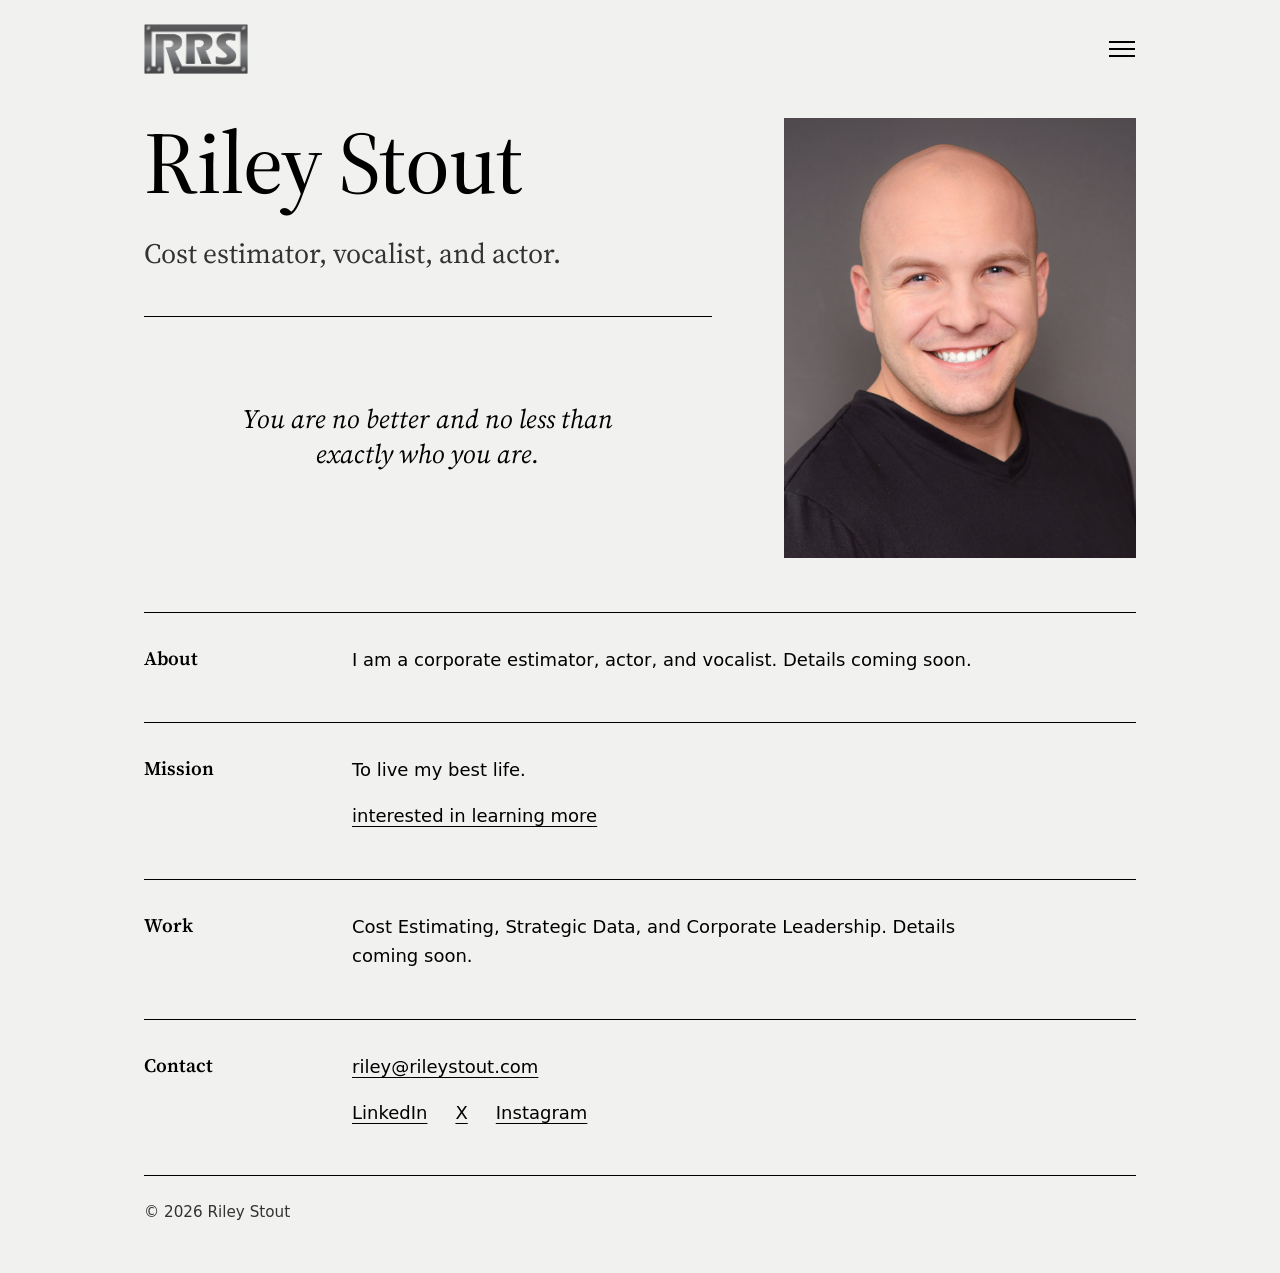
<file: index.html>
<!DOCTYPE html>
<html lang="en">
<head>
  <meta charset="UTF-8">
  <meta name="viewport" content="width=device-width, initial-scale=1">
  <title>Riley Stout</title>
  <meta name="description" content="Riley Stout is a corporate estimator, actor, and vocalist working toward investing, entrepreneurship, and writing.">
  <meta property="og:title" content="Riley Stout">
  <meta property="og:description" content="Corporate estimator, actor, and vocalist.">
  <meta property="og:type" content="website">
  <meta property="og:url" content="https://www.rileystout.com">
  <meta property="og:image" content="https://www.rileystout.com/images/headshot.jpg">
  <link rel="icon" href="data:image/svg+xml,%3Csvg xmlns='http://www.w3.org/2000/svg' viewBox='0 0 100 100'%3E%3Crect width='100' height='100' fill='%23f1f1ef'/%3E%3Ctext x='50' y='68' font-size='56' font-family='Georgia' font-weight='600' text-anchor='middle' fill='%23000'%3ERS%3C/text%3E%3C/svg%3E">
  <link rel="preconnect" href="https://fonts.googleapis.com">
  <link rel="preconnect" href="https://fonts.gstatic.com" crossorigin>
  <link href="https://fonts.googleapis.com/css2?family=Source+Serif+4:ital,wght@0,400;0,500;0,600;1,400&display=swap" rel="stylesheet">
  <script>document.documentElement.classList.add("js")</script>
  <link rel="stylesheet" href="style.css">
</head>
<body>
  <header class="masthead">
    <a class="brand" href="#top" aria-label="Riley Stout, back to top">
      <img src="images/logo.png" alt="RRS logo" width="900" height="429">
    </a>
    <button class="menu-toggle" type="button" aria-expanded="false" aria-controls="site-menu" aria-label="Menu">
      <span class="bars" aria-hidden="true"></span>
    </button>
    <nav class="site-menu" id="site-menu" aria-label="Main">
      <ul>
        <li><a href="index.html#about">About</a></li>
        <li><a href="index.html#writing">Mission</a></li>
        <li><a href="index.html#work">Work</a></li>
        <li><a href="media.html">Media</a></li>
        <li><a href="contact.html">Contact Me</a></li>
      </ul>
    </nav>
  </header>

  <div class="hero" id="top">
    <div class="hero-text">
      <div class="intro">
        <h1>Riley Stout</h1>
        <p class="tagline">Cost estimator, vocalist, and actor.</p>
      </div>
      <blockquote class="quote">
        <p>You are no better and no less than exactly who you are.</p>
      </blockquote>
    </div>
    <figure class="portrait">
      <img src="images/headshot.jpg" alt="Portrait of Riley Stout smiling, wearing a black v-neck shirt" width="960" height="1200">
    </figure>
  </div>

  <main>
    <section id="about">
      <h2>About</h2>
      <div class="content">
        <!-- EDIT: replace with your own bio -->
        <p>I am a corporate estimator, actor, and vocalist. Details coming soon.</p>
      </div>
    </section>

    <section id="writing">
      <h2>Mission</h2>
      <div class="content">
        <!-- EDIT: replace with your newsletter or essay links -->
        <p>To live my best life.</p>
        <p><a href="contact.html">interested in learning more</a></p>
      </div>
    </section>

    <section id="work">
      <h2>Work</h2>
      <div class="content">
        <!-- EDIT: add your roles, companies, or investment focus -->
        <p>Cost Estimating, Strategic Data, and Corporate Leadership. Details coming soon.</p>
      </div>
    </section>

    <section id="contact">
      <h2>Contact</h2>
      <div class="content">
        <!-- EDIT: replace with your real email and profile links -->
        <p><a href="mailto:riley@rileystout.com">riley@rileystout.com</a></p>
        <p class="links">
          <a href="https://www.linkedin.com/in/riley-stout">LinkedIn</a>
          <a href="https://x.com/RileyStout52">X</a>
          <a href="https://www.instagram.com/riley.r.stout/">Instagram</a>
        </p>
      </div>
    </section>
  </main>

  <footer>
    <p>&copy; 2026 Riley Stout</p>
  </footer>
  <script src="script.js"></script>
</body>
</html>
</file>
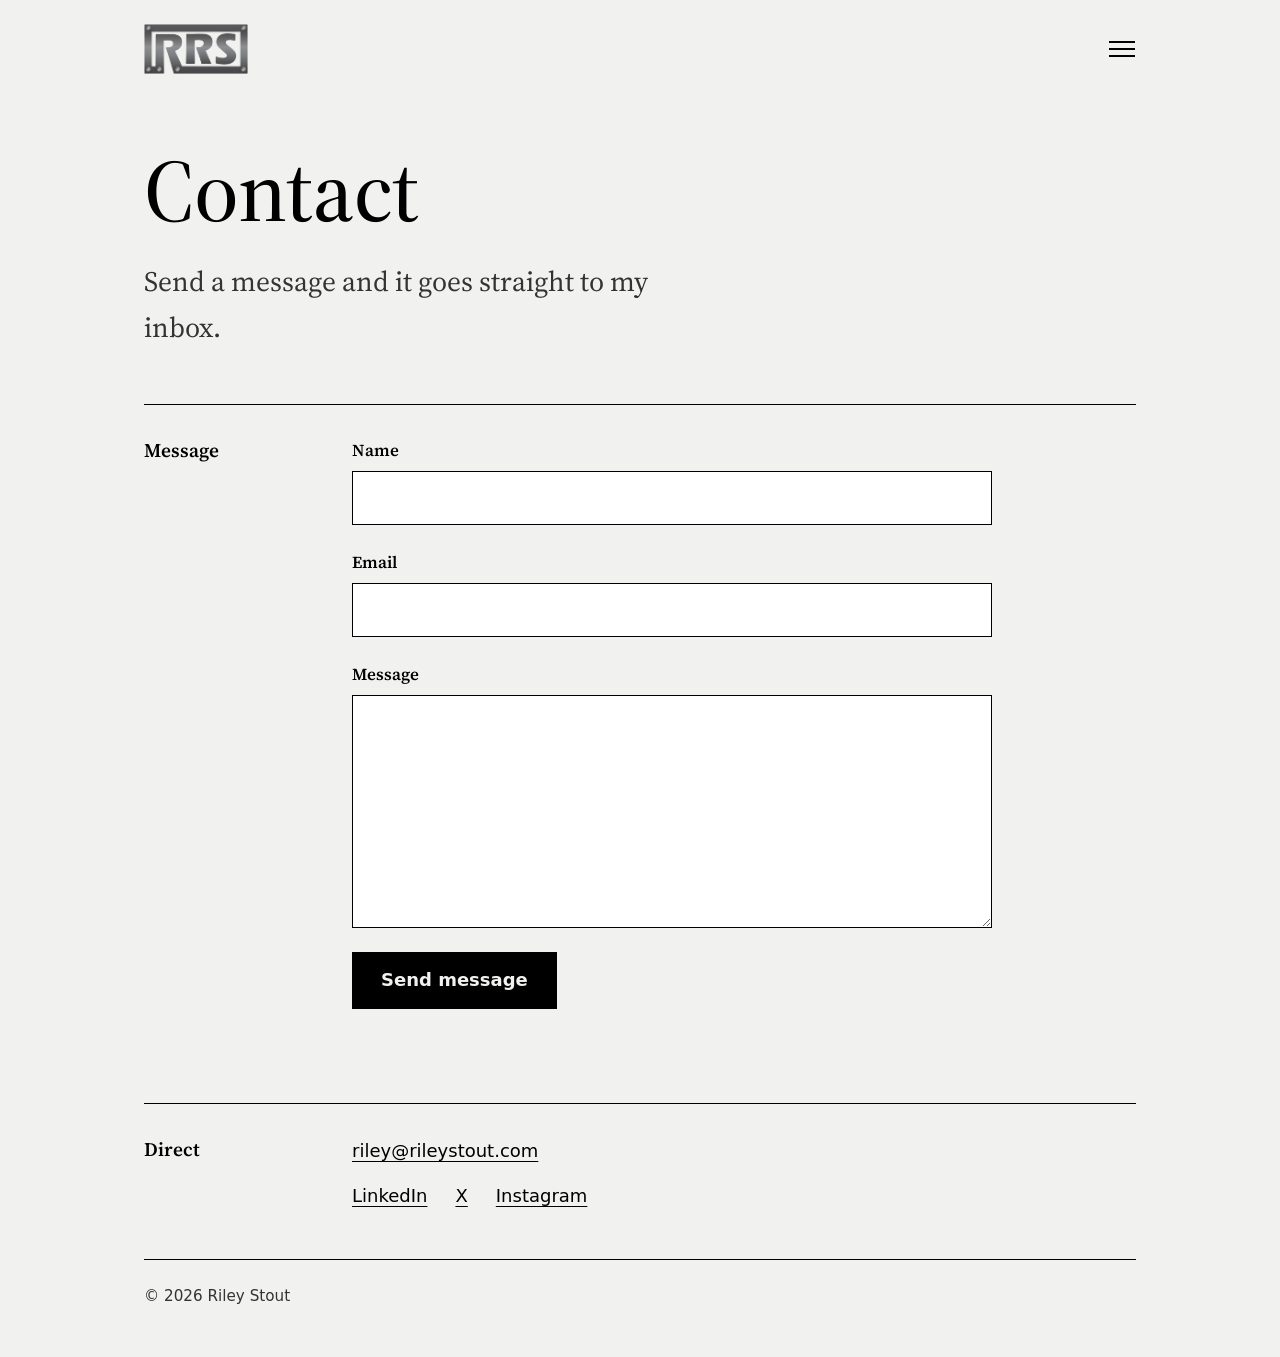
<file: contact.html>
<!DOCTYPE html>
<html lang="en">
<head>
  <meta charset="UTF-8">
  <meta name="viewport" content="width=device-width, initial-scale=1">
  <title>Contact | Riley Stout</title>
  <meta name="description" content="Send Riley Stout a message.">
  <link rel="icon" href="data:image/svg+xml,%3Csvg xmlns='http://www.w3.org/2000/svg' viewBox='0 0 100 100'%3E%3Crect width='100' height='100' fill='%23f1f1ef'/%3E%3Ctext x='50' y='68' font-size='56' font-family='Georgia' font-weight='600' text-anchor='middle' fill='%23000'%3ERS%3C/text%3E%3C/svg%3E">
  <link rel="preconnect" href="https://fonts.googleapis.com">
  <link rel="preconnect" href="https://fonts.gstatic.com" crossorigin>
  <link href="https://fonts.googleapis.com/css2?family=Source+Serif+4:wght@400;500;600&display=swap" rel="stylesheet">
  <script>document.documentElement.classList.add("js")</script>
  <link rel="stylesheet" href="style.css">
</head>
<body>
  <header class="masthead">
    <a class="brand" href="index.html" aria-label="Riley Stout, home">
      <img src="images/logo.png" alt="RRS logo" width="900" height="429">
    </a>
    <button class="menu-toggle" type="button" aria-expanded="false" aria-controls="site-menu" aria-label="Menu">
      <span class="bars" aria-hidden="true"></span>
    </button>
    <nav class="site-menu" id="site-menu" aria-label="Main">
      <ul>
        <li><a href="index.html#about">About</a></li>
        <li><a href="index.html#writing">Mission</a></li>
        <li><a href="index.html#work">Work</a></li>
        <li><a href="media.html">Media</a></li>
        <li><a href="contact.html">Contact Me</a></li>
      </ul>
    </nav>
  </header>

  <div class="page-head">
    <h1>Contact</h1>
    <p class="tagline">Send a message and it goes straight to my inbox.</p>
  </div>

  <main>
    <section id="message">
      <h2>Message</h2>
      <div class="content">
        <!-- SETUP: replace YOUR_ACCESS_KEY_HERE below with the key Web3Forms emails you (web3forms.com) -->
        <form id="contact-form" action="https://api.web3forms.com/submit" method="POST">
          <input type="hidden" name="access_key" value="YOUR_ACCESS_KEY_HERE">
          <input type="hidden" name="subject" value="New message from rileystout.com">
          <input type="hidden" name="from_name" value="rileystout.com contact form">
          <input type="checkbox" name="botcheck" class="trap" tabindex="-1" autocomplete="off" aria-hidden="true">

          <div class="field">
            <label for="name">Name</label>
            <input id="name" name="name" type="text" autocomplete="name" required>
          </div>

          <div class="field">
            <label for="email">Email</label>
            <input id="email" name="email" type="email" autocomplete="email" required>
          </div>

          <div class="field">
            <label for="message-text">Message</label>
            <textarea id="message-text" name="message" rows="7" required></textarea>
          </div>

          <button class="submit" type="submit">Send message</button>
          <p class="form-status" id="form-status" role="status" aria-live="polite"></p>
        </form>
      </div>
    </section>

    <section id="direct">
      <h2>Direct</h2>
      <div class="content">
        <p><a href="mailto:riley@rileystout.com">riley@rileystout.com</a></p>
        <p class="links">
          <a href="https://www.linkedin.com/in/riley-stout">LinkedIn</a>
          <a href="https://x.com/RileyStout52">X</a>
          <a href="https://www.instagram.com/riley.r.stout/">Instagram</a>
        </p>
      </div>
    </section>
  </main>

  <footer>
    <p>&copy; 2026 Riley Stout</p>
  </footer>
  <script src="script.js"></script>
</body>
</html>
</file>
<file: style.css>
:root {
  --bg: #f1f1ef;
  --ink: #000000;
  --muted: #333333;
  --serif: "Source Serif 4", Georgia, "Times New Roman", serif;
  --sans: system-ui, -apple-system, "Segoe UI", Roboto, Helvetica, Arial, sans-serif;
}

* {
  margin: 0;
  padding: 0;
  box-sizing: border-box;
}

html {
  scroll-behavior: smooth;
}

body {
  background: var(--bg);
  color: var(--ink);
  font-family: var(--sans);
  font-size: 1.125rem;
  line-height: 1.65;
  padding: 0 clamp(1.25rem, 5vw, 4rem);
}

.masthead,
.hero,
.page-head,
main,
footer {
  max-width: 62rem;
  margin: 0 auto;
}

.masthead {
  position: relative;
  display: flex;
  justify-content: space-between;
  align-items: center;
  padding: 1.5rem 0 0;
}

.brand {
  display: inline-block;
  line-height: 0;
}

.brand img {
  display: block;
  width: 6.5rem;
  height: auto;
}

.hero {
  display: grid;
  grid-template-columns: minmax(0, 1fr) minmax(14rem, 22rem);
  gap: 2.5rem clamp(2rem, 6vw, 4.5rem);
  align-items: stretch;
  padding: clamp(1.5rem, 5vh, 2.75rem) 0 clamp(2.5rem, 6vh, 4rem);
}

.hero-text {
  display: flex;
  flex-direction: column;
  justify-content: space-between;
  gap: 2.5rem;
}

.quote {
  flex: 1;
  display: flex;
  align-items: center;
  justify-content: center;
  text-align: center;
  padding: 1.5rem 0;
  border-top: 1px solid var(--ink);
  font-family: var(--serif);
  font-style: italic;
  font-weight: 400;
  font-size: clamp(1.3rem, 2.4vw, 1.65rem);
  line-height: 1.35;
}

.quote p {
  max-width: 24rem;
}

.portrait img {
  display: block;
  width: 100%;
  height: auto;
  aspect-ratio: 4 / 5;
  object-fit: cover;
  object-position: center;
  background: #555;
}

.page-head {
  padding: clamp(2.5rem, 8vh, 5rem) 0 clamp(2.5rem, 6vh, 4rem);
}

h1 {
  font-family: var(--serif);
  font-weight: 500;
  font-size: clamp(2.5rem, 9vw, 5.5rem);
  line-height: 1;
  letter-spacing: -0.01em;
}

.tagline {
  font-family: var(--serif);
  font-size: clamp(1.25rem, 3vw, 1.75rem);
  color: var(--muted);
  margin-top: 1.5rem;
  max-width: 34rem;
}

section {
  display: grid;
  grid-template-columns: 11rem 1fr;
  gap: 1rem 2rem;
  border-top: 1px solid var(--ink);
  padding: 2rem 0 3rem;
}

h2 {
  font-family: var(--serif);
  font-weight: 600;
  font-size: 1.2rem;
  line-height: 1.4;
}

.content {
  max-width: 40rem;
}

.content p + p {
  margin-top: 1rem;
}

a {
  color: var(--ink);
  text-decoration-thickness: 1px;
  text-underline-offset: 0.2em;
}

a:hover {
  text-decoration-thickness: 3px;
}

a:focus-visible {
  outline: 3px solid var(--ink);
  outline-offset: 3px;
}

.links {
  display: flex;
  flex-wrap: wrap;
  gap: 0.5rem 1.75rem;
}

footer {
  border-top: 1px solid var(--ink);
  padding: 1.5rem 0 3rem;
  font-size: 0.95rem;
  color: var(--muted);
}

@media (max-width: 48rem) {
  .hero {
    grid-template-columns: 1fr;
  }

  .quote {
    justify-content: flex-start;
    text-align: left;
  }

  .portrait {
    max-width: 20rem;
  }
}

@media (max-width: 40rem) {
  .brand img {
    width: 5.25rem;
  }

  section {
    grid-template-columns: 1fr;
    gap: 0.5rem;
    padding: 1.5rem 0 2.25rem;
  }
}

@media (prefers-reduced-motion: reduce) {
  html {
    scroll-behavior: auto;
  }
}

/* Menu */
.menu-toggle {
  display: none;
  width: 2.75rem;
  height: 2.75rem;
  margin-right: -0.5rem;
  align-items: center;
  justify-content: center;
  background: none;
  border: 0;
  color: var(--ink);
  cursor: pointer;
}

.js .menu-toggle {
  display: flex;
}

.menu-toggle:focus-visible {
  outline: 3px solid var(--ink);
  outline-offset: 2px;
}

.bars,
.bars::before,
.bars::after {
  display: block;
  width: 1.6rem;
  height: 2px;
  background: var(--ink);
  transition: transform 0.2s ease, background-color 0.2s ease;
}

.bars {
  position: relative;
}

.bars::before,
.bars::after {
  content: "";
  position: absolute;
  left: 0;
}

.bars::before {
  top: -7px;
}

.bars::after {
  top: 7px;
}

.menu-toggle[aria-expanded="true"] .bars {
  background: transparent;
}

.menu-toggle[aria-expanded="true"] .bars::before {
  transform: translateY(7px) rotate(45deg);
}

.menu-toggle[aria-expanded="true"] .bars::after {
  transform: translateY(-7px) rotate(-45deg);
}

.site-menu {
  position: absolute;
  top: 100%;
  right: 0;
  z-index: 10;
  min-width: 14rem;
  margin-top: 0.5rem;
  background: var(--bg);
  border: 1px solid var(--ink);
}

.js .site-menu {
  display: none;
}

.js .site-menu.open {
  display: block;
}

.site-menu ul {
  list-style: none;
}

.site-menu li + li {
  border-top: 1px solid var(--ink);
}

.site-menu a {
  display: block;
  padding: 0.85rem 1.25rem;
  font-family: var(--serif);
  font-size: 1.25rem;
  text-decoration: none;
}

.site-menu a:hover,
.site-menu a:focus-visible {
  background: var(--ink);
  color: var(--bg);
  outline: none;
}

/* Without JavaScript the menu is a plain list under the logo */
html:not(.js) .site-menu {
  position: static;
  margin: 0;
  border: 0;
}

html:not(.js) .site-menu ul {
  display: flex;
  gap: 1.25rem;
}

html:not(.js) .site-menu li + li {
  border: 0;
}

html:not(.js) .site-menu a {
  padding: 0;
  font-size: 1rem;
  text-decoration: underline;
}

/* Contact form */
.field {
  margin-bottom: 1.5rem;
}

label {
  display: block;
  margin-bottom: 0.4rem;
  font-family: var(--serif);
  font-weight: 600;
  font-size: 1.05rem;
}

input[type="text"],
input[type="email"],
textarea {
  display: block;
  width: 100%;
  padding: 0.7rem 0.85rem;
  font: inherit;
  color: var(--ink);
  background: #fff;
  border: 1px solid var(--ink);
  border-radius: 0;
}

textarea {
  resize: vertical;
  min-height: 9rem;
}

input[type="text"]:focus-visible,
input[type="email"]:focus-visible,
textarea:focus-visible {
  outline: 3px solid var(--ink);
  outline-offset: 2px;
}

.trap {
  position: absolute;
  left: -9999px;
}

.submit {
  padding: 0.8rem 1.75rem;
  font: inherit;
  font-weight: 600;
  color: var(--bg);
  background: var(--ink);
  border: 1px solid var(--ink);
  border-radius: 0;
  cursor: pointer;
}

.submit:hover {
  background: var(--bg);
  color: var(--ink);
}

.submit:focus-visible {
  outline: 3px solid var(--ink);
  outline-offset: 3px;
}

.submit:disabled {
  opacity: 0.6;
  cursor: wait;
}

.form-status {
  margin-top: 1rem;
  min-height: 1.65em;
}

.form-status.success {
  font-weight: 600;
}

.form-status.error {
  font-weight: 600;
  text-decoration: underline;
  text-decoration-thickness: 1px;
  text-underline-offset: 0.2em;
}

@media (prefers-reduced-motion: reduce) {
  .bars,
  .bars::before,
  .bars::after {
    transition: none;
  }
}

/* Media page */
.content.wide {
  max-width: none;
}

.gallery {
  list-style: none;
  column-count: 3;
  column-gap: 1rem;
}

.gallery li {
  break-inside: avoid;
  margin-bottom: 1rem;
}

.thumb {
  display: block;
  width: 100%;
  padding: 0;
  background: none;
  border: 1px solid var(--ink);
  line-height: 0;
  cursor: zoom-in;
}

.thumb img {
  display: block;
  width: 100%;
  height: auto;
  background: #555;
}

.thumb:hover img {
  opacity: 0.85;
}

.thumb:focus-visible {
  outline: 3px solid var(--ink);
  outline-offset: 3px;
}

.video {
  position: relative;
  aspect-ratio: 16 / 9;
  border: 1px solid var(--ink);
  background: #000;
}

.video iframe {
  position: absolute;
  inset: 0;
  width: 100%;
  height: 100%;
  border: 0;
}

.caption {
  margin-top: 0.75rem;
  color: var(--muted);
  font-size: 0.95rem;
}

.tracks {
  list-style: none;
  max-width: 40rem;
}

.track {
  padding: 1rem 0;
  border-top: 1px solid var(--ink);
}

.track:first-child {
  padding-top: 0;
  border-top: 0;
}

.track-title {
  font-family: var(--serif);
  font-weight: 600;
  font-size: 1.1rem;
  line-height: 1.4;
}

.track-note {
  color: var(--muted);
  font-size: 0.95rem;
  margin-bottom: 0.6rem;
}

.track audio {
  display: block;
  width: 100%;
}

/* Photo viewer */
.lightbox {
  position: fixed;
  inset: 0;
  width: 100%;
  height: 100%;
  max-width: none;
  max-height: none;
  margin: 0;
  padding: 3.5rem 1rem 1rem;
  background: rgba(0, 0, 0, 0.92);
  color: #fff;
  border: 0;
}

.lightbox:not([open]) {
  display: none;
}

.lightbox[open] {
  display: flex;
  align-items: center;
  justify-content: center;
}

.lightbox figure {
  display: flex;
  flex-direction: column;
  align-items: center;
  gap: 0.75rem;
  max-width: 100%;
  max-height: 100%;
}

.lightbox img {
  display: block;
  max-width: 100%;
  max-height: calc(100vh - 9rem);
  width: auto;
  height: auto;
}

.lightbox figcaption {
  min-height: 1.65em;
  text-align: center;
  font-size: 1rem;
}

.lb-btn {
  position: absolute;
  padding: 0.6rem 1.1rem;
  font: inherit;
  font-weight: 600;
  color: #fff;
  background: transparent;
  border: 1px solid #fff;
  border-radius: 0;
  cursor: pointer;
}

.lb-btn:hover {
  background: #fff;
  color: #000;
}

.lb-btn:focus-visible {
  outline: 3px solid #fff;
  outline-offset: 3px;
}

.lb-close {
  top: 0.75rem;
  right: 1rem;
}

.lb-prev {
  bottom: 0.75rem;
  left: 1rem;
}

.lb-next {
  bottom: 0.75rem;
  right: 1rem;
}

@media (max-width: 48rem) {
  .gallery {
    column-count: 2;
  }
}

@media (max-width: 30rem) {
  .gallery {
    column-count: 1;
  }
}
</file>
